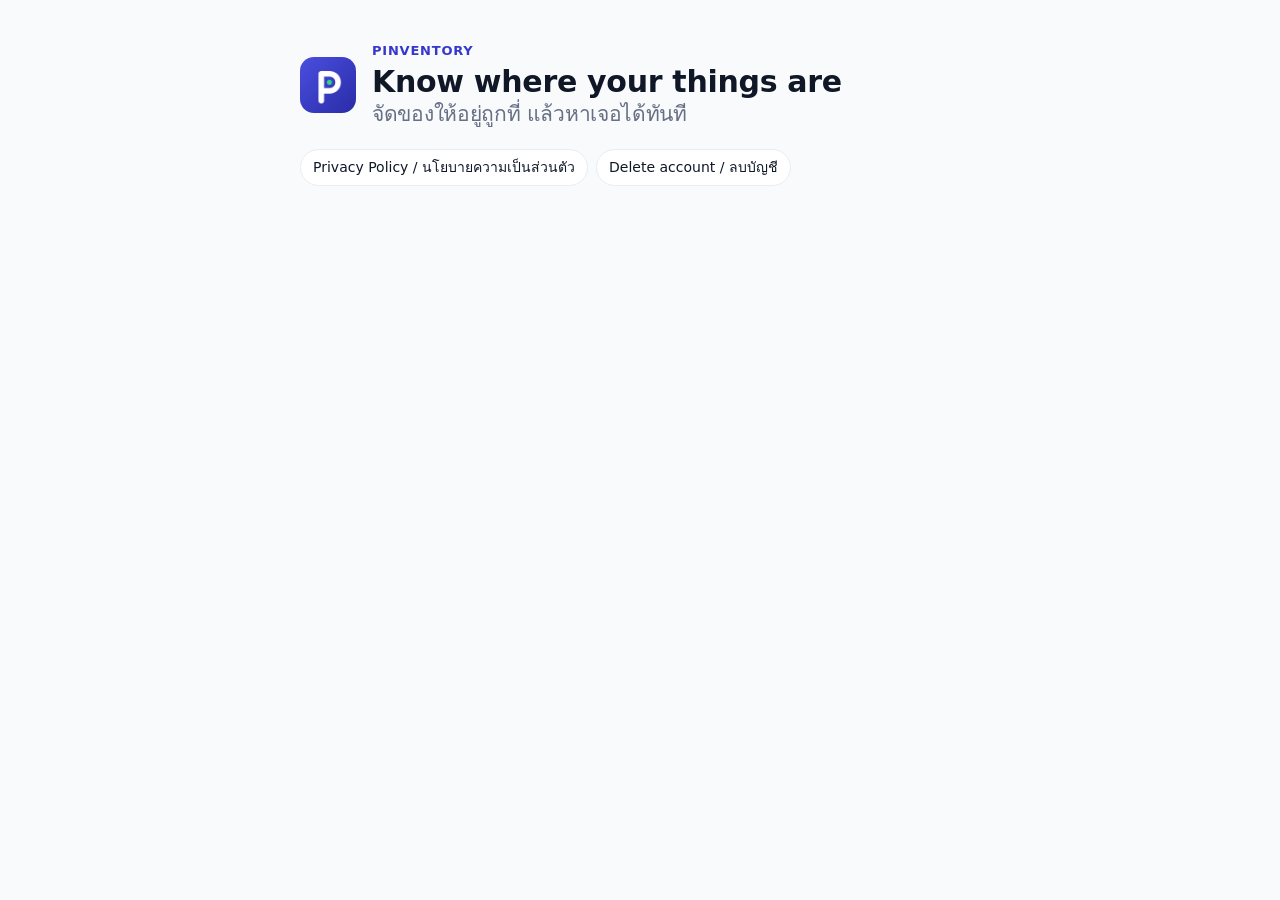
<file: index.html>
<!doctype html>
<html lang="en"><head><meta charset="utf-8"><meta name="viewport" content="width=device-width, initial-scale=1">
<title>PInventory</title><link rel="icon" href="icon.png"><link rel="stylesheet" href="style.css"></head>
<body><main>
<header><img src="icon.png" alt="" width="56" height="56"><div><p class="eyebrow">PInventory</p><h1>Know where your things are <span lang="th">จัดของให้อยู่ถูกที่ แล้วหาเจอได้ทันที</span></h1></div></header>
<nav class="lang"><a href="privacy.html">Privacy Policy / นโยบายความเป็นส่วนตัว</a><a href="delete-account.html">Delete account / ลบบัญชี</a></nav>
</main></body></html>
</file>
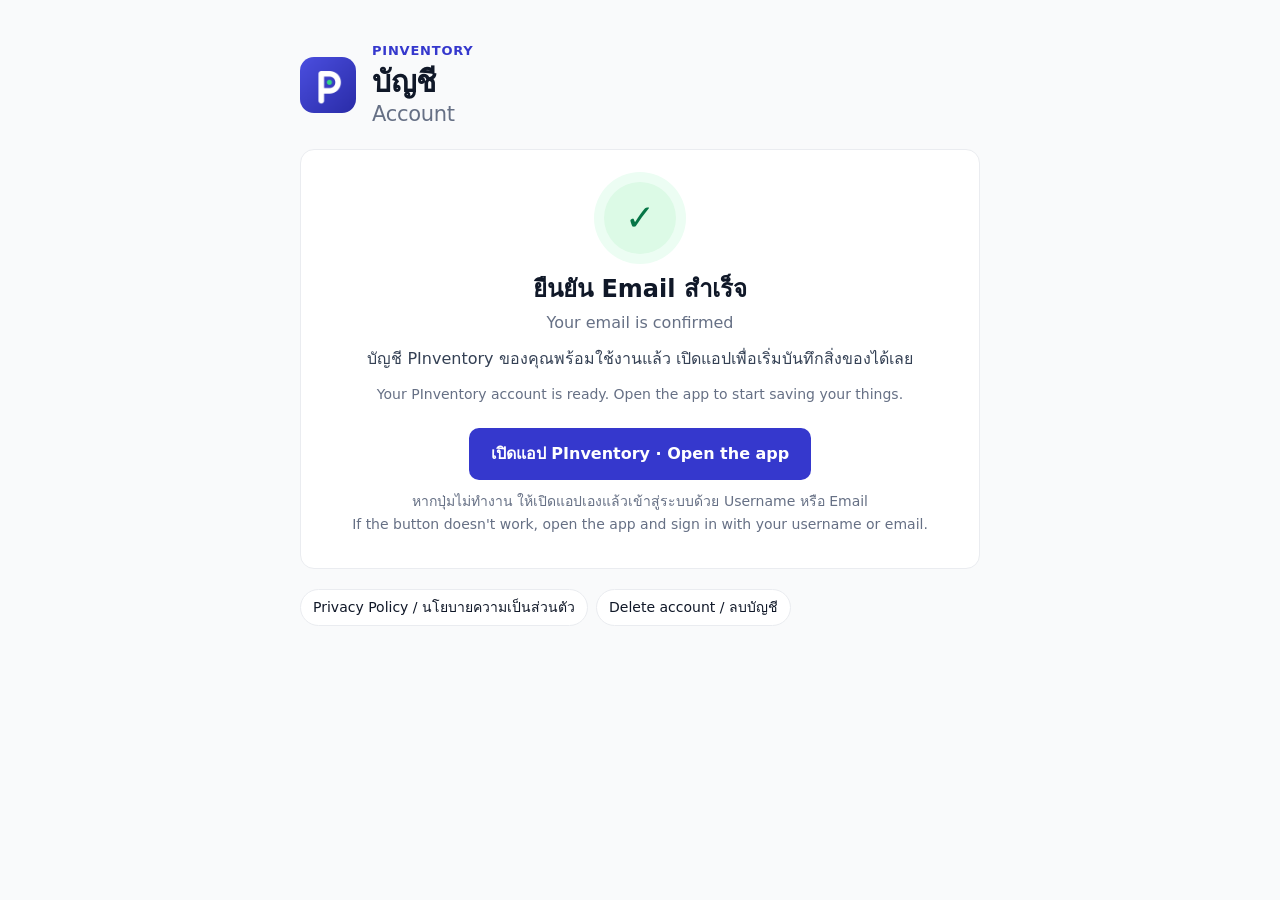
<file: confirmed.html>
<!doctype html>
<html lang="th">
<head>
<meta charset="utf-8">
<meta name="viewport" content="width=device-width, initial-scale=1">
<title>PInventory Email Confirmed</title>
<link rel="icon" href="icon.png">
<link rel="stylesheet" href="style.css">
<style>
  .card { text-align: center; padding: 32px 24px; }
  .badge { width: 72px; height: 72px; margin: 0 auto 16px; border-radius: 50%; display: grid; place-items: center; font-size: 36px; font-weight: 700; }
  .ok { background: #dcfae6; color: #067647; box-shadow: 0 0 0 10px #ecfdf3; }
  .bad { background: #fee4e2; color: #b42318; box-shadow: 0 0 0 10px #fef3f2; }
  .card h2 { font-size: 24px; margin: 8px 0 4px; }
  .card h2 span { display: block; font-size: 16px; font-weight: 500; color: var(--muted); }
  .card p { margin: 10px auto 0; }
  .open { display: inline-block; margin-top: 22px; padding: 13px 22px; border-radius: 10px; background: #3538cd; color: #fff; font-weight: 600; text-decoration: none; }
  .open:hover { background: #2d31a6; }
  .hint { font-size: 14px; color: var(--muted); }
  [hidden] { display: none !important; }
</style>
</head>
<body>
<main>
  <header>
    <img src="icon.png" alt="" width="56" height="56">
    <div>
      <p class="eyebrow">PInventory</p>
      <h1>บัญชี <span lang="en">Account</span></h1>
    </div>
  </header>

  <section class="card" id="success">
    <div class="badge ok" aria-hidden="true">✓</div>
    <h2>ยืนยัน Email สำเร็จ <span lang="en">Your email is confirmed</span></h2>
    <p>บัญชี PInventory ของคุณพร้อมใช้งานแล้ว เปิดแอปเพื่อเริ่มบันทึกสิ่งของได้เลย</p>
    <p lang="en" class="hint">Your PInventory account is ready. Open the app to start saving your things.</p>
    <a class="open" id="open" href="pinventory://auth/callback">เปิดแอป PInventory · Open the app</a>
    <p class="hint">หากปุ่มไม่ทำงาน ให้เปิดแอปเองแล้วเข้าสู่ระบบด้วย Username หรือ Email<br><span lang="en">If the button doesn't work, open the app and sign in with your username or email.</span></p>
  </section>

  <section class="card" id="failed" hidden>
    <div class="badge bad" aria-hidden="true">!</div>
    <h2>ลิงก์ใช้ไม่ได้ <span lang="en">This link doesn't work</span></h2>
    <p id="reason">ลิงก์อาจหมดอายุหรือถูกใช้ไปแล้ว</p>
    <p class="hint">ลองเข้าสู่ระบบในแอป หากยังไม่ได้ยืนยัน ให้กด “ส่ง Email ยืนยันอีกครั้ง” ในหน้าสมัครสมาชิก<br><span lang="en">Try signing in. If your email still isn't confirmed, tap “Resend verification email” in the app.</span></p>
  </section>

  <nav class="lang"><a href="privacy.html">Privacy Policy / นโยบายความเป็นส่วนตัว</a><a href="delete-account.html">Delete account / ลบบัญชี</a></nav>
</main>
<script>
  // Supabase sends the result in the address: tokens after "#" on success, error_description on failure.
  const params = new URLSearchParams(location.hash.slice(1) + '&' + location.search.slice(1));
  const error = params.get('error_description');
  if (error) {
    document.getElementById('success').hidden = true;
    document.getElementById('failed').hidden = false;
    document.getElementById('reason').textContent = error.replace(/\+/g, ' ');
  } else if (params.get('access_token')) {
    // Pass the sign-in on to the app, so the button opens it already signed in.
    document.getElementById('open').href = 'pinventory://auth/callback' + location.hash;
  }
  // Don't leave the sign-in details visible in the address bar.
  if (location.hash) history.replaceState(null, '', location.pathname);
</script>
</body>
</html>
</file>
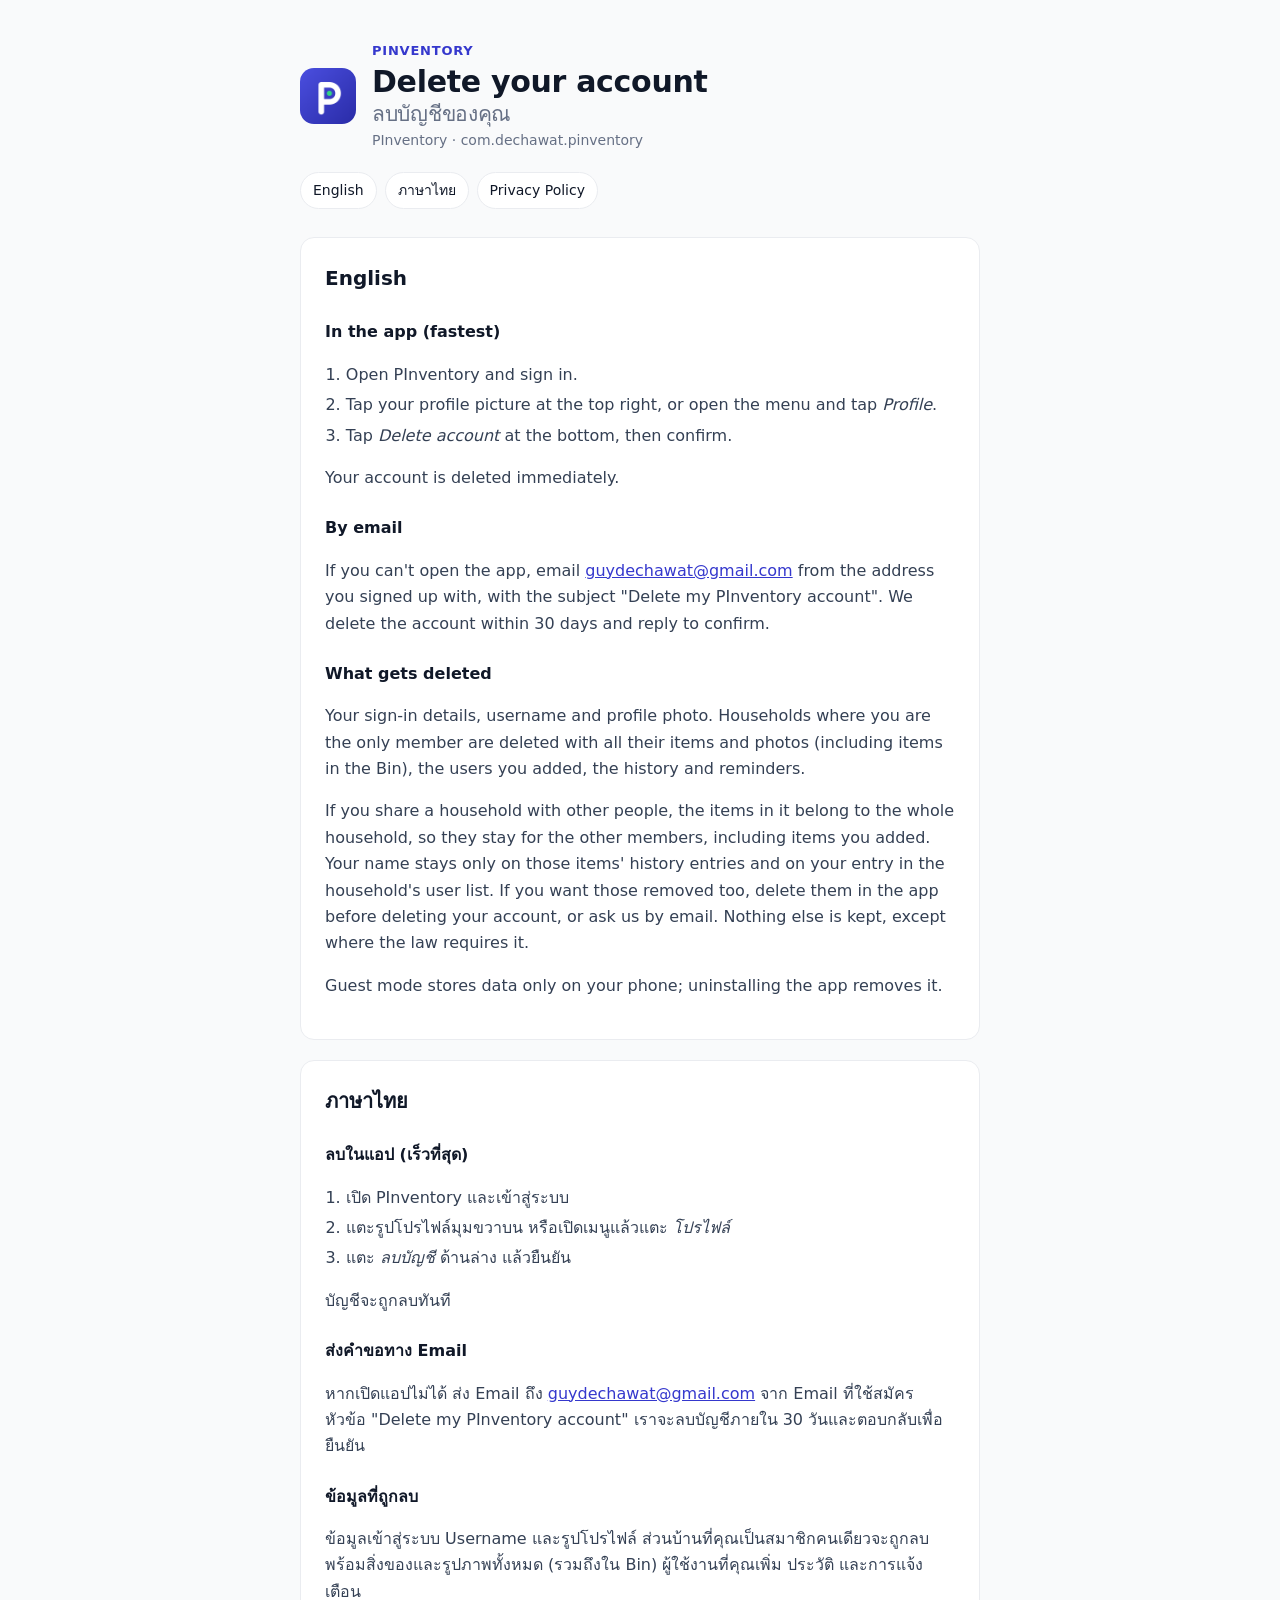
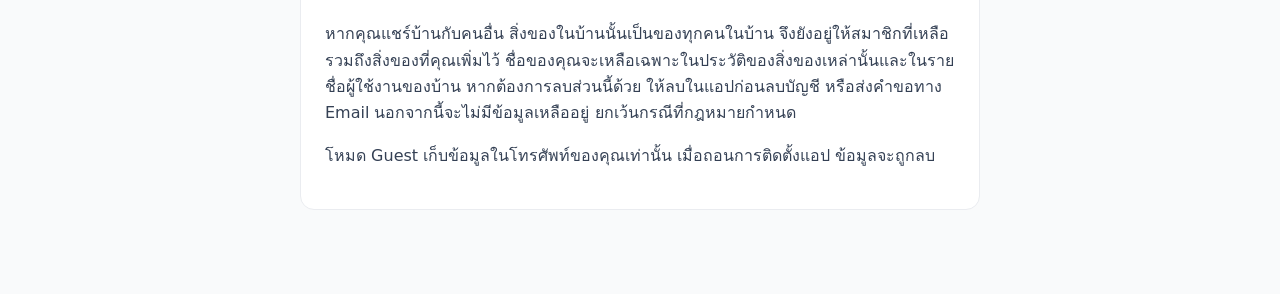
<file: delete-account.html>
<!doctype html>
<html lang="en">
<head>
<meta charset="utf-8">
<meta name="viewport" content="width=device-width, initial-scale=1">
<title>Delete Your PInventory Account</title>
<link rel="icon" href="icon.png">
<link rel="stylesheet" href="style.css">
</head>
<body>
<main>
  <header>
    <img src="icon.png" alt="" width="56" height="56">
    <div>
      <p class="eyebrow">PInventory</p>
      <h1>Delete your account <span lang="th">ลบบัญชีของคุณ</span></h1>
      <p class="meta">PInventory · com.dechawat.pinventory</p>
    </div>
  </header>

  <nav class="lang"><a href="#en">English</a><a href="#th" lang="th">ภาษาไทย</a><a href="privacy.html">Privacy Policy</a></nav>

  <section id="en">
    <h2>English</h2>
    <h3>In the app (fastest)</h3>
    <ol>
      <li>Open PInventory and sign in.</li>
      <li>Tap your profile picture at the top right, or open the menu and tap <em>Profile</em>.</li>
      <li>Tap <em>Delete account</em> at the bottom, then confirm.</li>
    </ol>
    <p>Your account is deleted immediately.</p>

    <h3>By email</h3>
    <p>If you can't open the app, email <a href="mailto:guydechawat@gmail.com?subject=Delete%20my%20PInventory%20account">guydechawat@gmail.com</a> from the address you signed up with, with the subject "Delete my PInventory account". We delete the account within 30 days and reply to confirm.</p>

    <h3>What gets deleted</h3>
    <p>Your sign-in details, username and profile photo. Households where you are the only member are deleted with all their items and photos (including items in the Bin), the users you added, the history and reminders.</p>
    <p>If you share a household with other people, the items in it belong to the whole household, so they stay for the other members, including items you added. Your name stays only on those items' history entries and on your entry in the household's user list. If you want those removed too, delete them in the app before deleting your account, or ask us by email. Nothing else is kept, except where the law requires it.</p>
    <p>Guest mode stores data only on your phone; uninstalling the app removes it.</p>
  </section>

  <section id="th" lang="th">
    <h2>ภาษาไทย</h2>
    <h3>ลบในแอป (เร็วที่สุด)</h3>
    <ol>
      <li>เปิด PInventory และเข้าสู่ระบบ</li>
      <li>แตะรูปโปรไฟล์มุมขวาบน หรือเปิดเมนูแล้วแตะ <em>โปรไฟล์</em></li>
      <li>แตะ <em>ลบบัญชี</em> ด้านล่าง แล้วยืนยัน</li>
    </ol>
    <p>บัญชีจะถูกลบทันที</p>

    <h3>ส่งคำขอทาง Email</h3>
    <p>หากเปิดแอปไม่ได้ ส่ง Email ถึง <a href="mailto:guydechawat@gmail.com?subject=Delete%20my%20PInventory%20account">guydechawat@gmail.com</a> จาก Email ที่ใช้สมัคร หัวข้อ "Delete my PInventory account" เราจะลบบัญชีภายใน 30 วันและตอบกลับเพื่อยืนยัน</p>

    <h3>ข้อมูลที่ถูกลบ</h3>
    <p>ข้อมูลเข้าสู่ระบบ Username และรูปโปรไฟล์ ส่วนบ้านที่คุณเป็นสมาชิกคนเดียวจะถูกลบพร้อมสิ่งของและรูปภาพทั้งหมด (รวมถึงใน Bin) ผู้ใช้งานที่คุณเพิ่ม ประวัติ และการแจ้งเตือน</p>
    <p>หากคุณแชร์บ้านกับคนอื่น สิ่งของในบ้านนั้นเป็นของทุกคนในบ้าน จึงยังอยู่ให้สมาชิกที่เหลือ รวมถึงสิ่งของที่คุณเพิ่มไว้ ชื่อของคุณจะเหลือเฉพาะในประวัติของสิ่งของเหล่านั้นและในรายชื่อผู้ใช้งานของบ้าน หากต้องการลบส่วนนี้ด้วย ให้ลบในแอปก่อนลบบัญชี หรือส่งคำขอทาง Email นอกจากนี้จะไม่มีข้อมูลเหลืออยู่ ยกเว้นกรณีที่กฎหมายกำหนด</p>
    <p>โหมด Guest เก็บข้อมูลในโทรศัพท์ของคุณเท่านั้น เมื่อถอนการติดตั้งแอป ข้อมูลจะถูกลบ</p>
  </section>
</main>
</body>
</html>
</file>
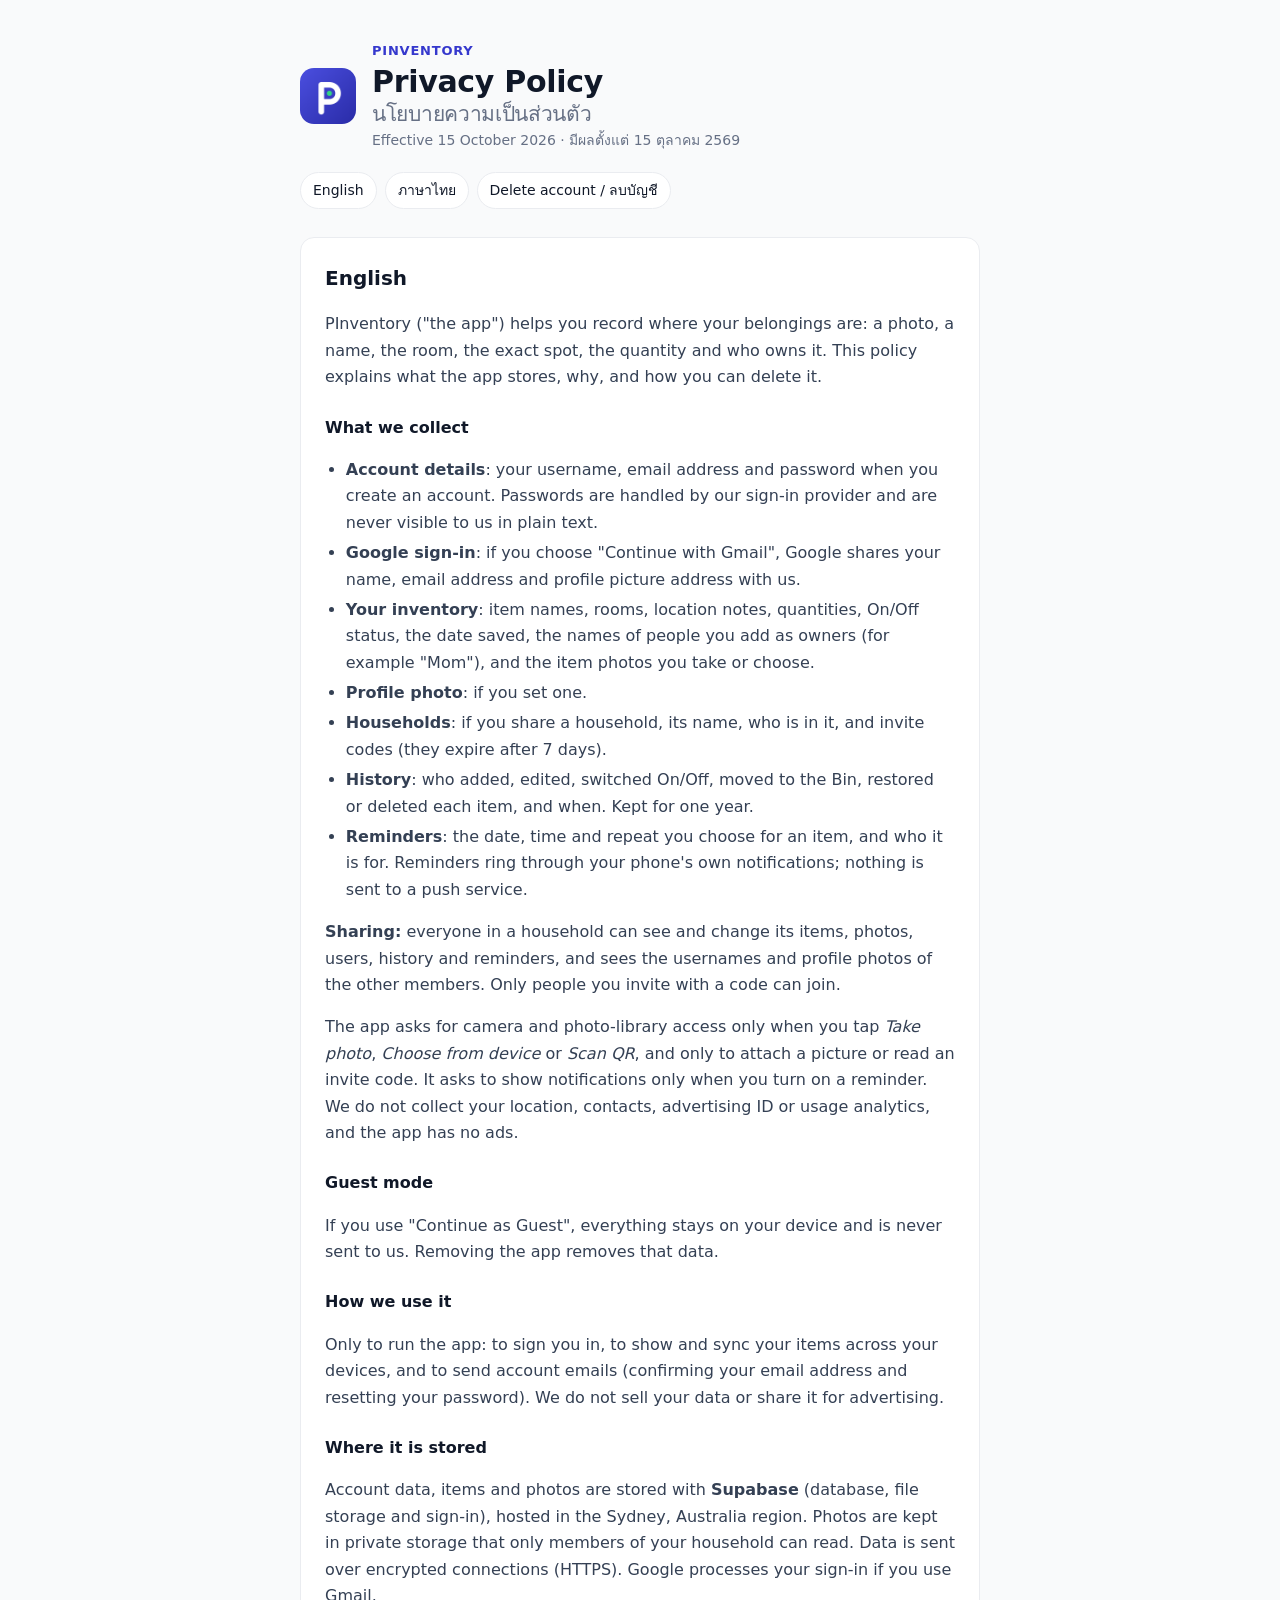
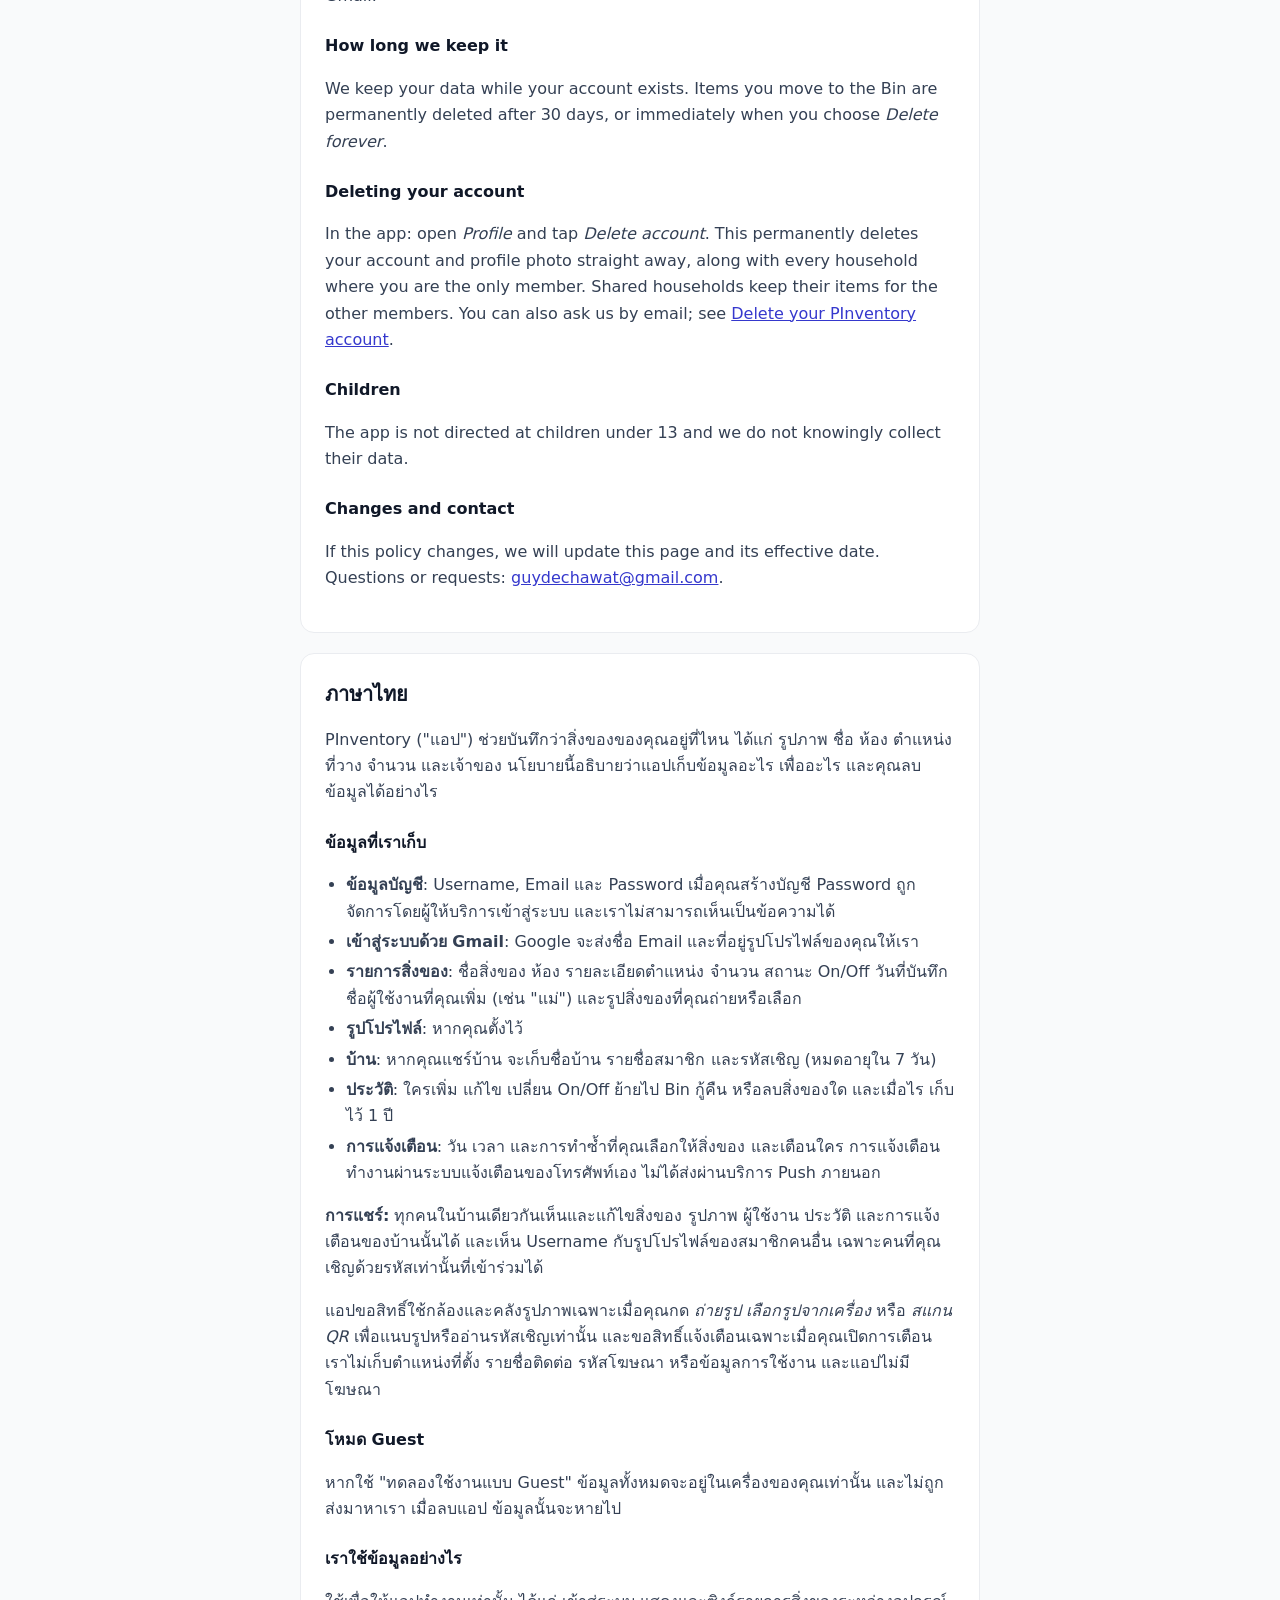
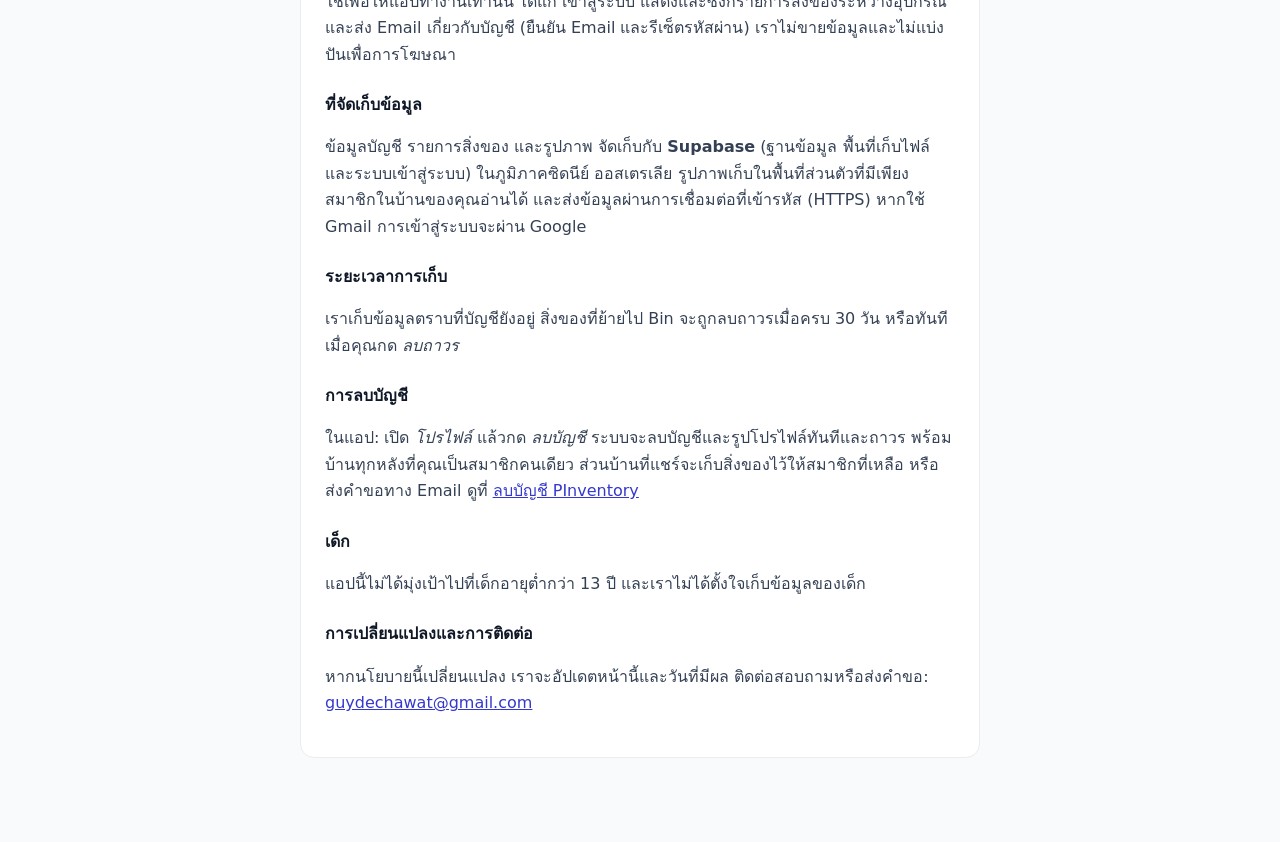
<file: privacy.html>
<!doctype html>
<html lang="en">
<head>
<meta charset="utf-8">
<meta name="viewport" content="width=device-width, initial-scale=1">
<title>PInventory Privacy Policy</title>
<link rel="icon" href="icon.png">
<link rel="stylesheet" href="style.css">
</head>
<body>
<main>
  <header>
    <img src="icon.png" alt="" width="56" height="56">
    <div>
      <p class="eyebrow">PInventory</p>
      <h1>Privacy Policy <span lang="th">นโยบายความเป็นส่วนตัว</span></h1>
      <p class="meta">Effective 15 October 2026 · มีผลตั้งแต่ 15 ตุลาคม 2569</p>
    </div>
  </header>

  <nav class="lang"><a href="#en">English</a><a href="#th" lang="th">ภาษาไทย</a><a href="delete-account.html">Delete account / ลบบัญชี</a></nav>

  <section id="en">
    <h2>English</h2>
    <p>PInventory ("the app") helps you record where your belongings are: a photo, a name, the room, the exact spot, the quantity and who owns it. This policy explains what the app stores, why, and how you can delete it.</p>

    <h3>What we collect</h3>
    <ul>
      <li><strong>Account details</strong>: your username, email address and password when you create an account. Passwords are handled by our sign-in provider and are never visible to us in plain text.</li>
      <li><strong>Google sign-in</strong>: if you choose "Continue with Gmail", Google shares your name, email address and profile picture address with us.</li>
      <li><strong>Your inventory</strong>: item names, rooms, location notes, quantities, On/Off status, the date saved, the names of people you add as owners (for example "Mom"), and the item photos you take or choose.</li>
      <li><strong>Profile photo</strong>: if you set one.</li>
      <li><strong>Households</strong>: if you share a household, its name, who is in it, and invite codes (they expire after 7 days).</li>
      <li><strong>History</strong>: who added, edited, switched On/Off, moved to the Bin, restored or deleted each item, and when. Kept for one year.</li>
      <li><strong>Reminders</strong>: the date, time and repeat you choose for an item, and who it is for. Reminders ring through your phone's own notifications; nothing is sent to a push service.</li>
    </ul>
    <p><strong>Sharing:</strong> everyone in a household can see and change its items, photos, users, history and reminders, and sees the usernames and profile photos of the other members. Only people you invite with a code can join.</p>
    <p>The app asks for camera and photo-library access only when you tap <em>Take photo</em>, <em>Choose from device</em> or <em>Scan QR</em>, and only to attach a picture or read an invite code. It asks to show notifications only when you turn on a reminder. We do not collect your location, contacts, advertising ID or usage analytics, and the app has no ads.</p>

    <h3>Guest mode</h3>
    <p>If you use "Continue as Guest", everything stays on your device and is never sent to us. Removing the app removes that data.</p>

    <h3>How we use it</h3>
    <p>Only to run the app: to sign you in, to show and sync your items across your devices, and to send account emails (confirming your email address and resetting your password). We do not sell your data or share it for advertising.</p>

    <h3>Where it is stored</h3>
    <p>Account data, items and photos are stored with <strong>Supabase</strong> (database, file storage and sign-in), hosted in the Sydney, Australia region. Photos are kept in private storage that only members of your household can read. Data is sent over encrypted connections (HTTPS). Google processes your sign-in if you use Gmail.</p>

    <h3>How long we keep it</h3>
    <p>We keep your data while your account exists. Items you move to the Bin are permanently deleted after 30 days, or immediately when you choose <em>Delete forever</em>.</p>

    <h3>Deleting your account</h3>
    <p>In the app: open <em>Profile</em> and tap <em>Delete account</em>. This permanently deletes your account and profile photo straight away, along with every household where you are the only member. Shared households keep their items for the other members. You can also ask us by email; see <a href="delete-account.html">Delete your PInventory account</a>.</p>

    <h3>Children</h3>
    <p>The app is not directed at children under 13 and we do not knowingly collect their data.</p>

    <h3>Changes and contact</h3>
    <p>If this policy changes, we will update this page and its effective date. Questions or requests: <a href="mailto:guydechawat@gmail.com">guydechawat@gmail.com</a>.</p>
  </section>

  <section id="th" lang="th">
    <h2>ภาษาไทย</h2>
    <p>PInventory ("แอป") ช่วยบันทึกว่าสิ่งของของคุณอยู่ที่ไหน ได้แก่ รูปภาพ ชื่อ ห้อง ตำแหน่งที่วาง จำนวน และเจ้าของ นโยบายนี้อธิบายว่าแอปเก็บข้อมูลอะไร เพื่ออะไร และคุณลบข้อมูลได้อย่างไร</p>

    <h3>ข้อมูลที่เราเก็บ</h3>
    <ul>
      <li><strong>ข้อมูลบัญชี</strong>: Username, Email และ Password เมื่อคุณสร้างบัญชี Password ถูกจัดการโดยผู้ให้บริการเข้าสู่ระบบ และเราไม่สามารถเห็นเป็นข้อความได้</li>
      <li><strong>เข้าสู่ระบบด้วย Gmail</strong>: Google จะส่งชื่อ Email และที่อยู่รูปโปรไฟล์ของคุณให้เรา</li>
      <li><strong>รายการสิ่งของ</strong>: ชื่อสิ่งของ ห้อง รายละเอียดตำแหน่ง จำนวน สถานะ On/Off วันที่บันทึก ชื่อผู้ใช้งานที่คุณเพิ่ม (เช่น "แม่") และรูปสิ่งของที่คุณถ่ายหรือเลือก</li>
      <li><strong>รูปโปรไฟล์</strong>: หากคุณตั้งไว้</li>
      <li><strong>บ้าน</strong>: หากคุณแชร์บ้าน จะเก็บชื่อบ้าน รายชื่อสมาชิก และรหัสเชิญ (หมดอายุใน 7 วัน)</li>
      <li><strong>ประวัติ</strong>: ใครเพิ่ม แก้ไข เปลี่ยน On/Off ย้ายไป Bin กู้คืน หรือลบสิ่งของใด และเมื่อไร เก็บไว้ 1 ปี</li>
      <li><strong>การแจ้งเตือน</strong>: วัน เวลา และการทำซ้ำที่คุณเลือกให้สิ่งของ และเตือนใคร การแจ้งเตือนทำงานผ่านระบบแจ้งเตือนของโทรศัพท์เอง ไม่ได้ส่งผ่านบริการ Push ภายนอก</li>
    </ul>
    <p><strong>การแชร์:</strong> ทุกคนในบ้านเดียวกันเห็นและแก้ไขสิ่งของ รูปภาพ ผู้ใช้งาน ประวัติ และการแจ้งเตือนของบ้านนั้นได้ และเห็น Username กับรูปโปรไฟล์ของสมาชิกคนอื่น เฉพาะคนที่คุณเชิญด้วยรหัสเท่านั้นที่เข้าร่วมได้</p>
    <p>แอปขอสิทธิ์ใช้กล้องและคลังรูปภาพเฉพาะเมื่อคุณกด <em>ถ่ายรูป</em> <em>เลือกรูปจากเครื่อง</em> หรือ <em>สแกน QR</em> เพื่อแนบรูปหรืออ่านรหัสเชิญเท่านั้น และขอสิทธิ์แจ้งเตือนเฉพาะเมื่อคุณเปิดการเตือน เราไม่เก็บตำแหน่งที่ตั้ง รายชื่อติดต่อ รหัสโฆษณา หรือข้อมูลการใช้งาน และแอปไม่มีโฆษณา</p>

    <h3>โหมด Guest</h3>
    <p>หากใช้ "ทดลองใช้งานแบบ Guest" ข้อมูลทั้งหมดจะอยู่ในเครื่องของคุณเท่านั้น และไม่ถูกส่งมาหาเรา เมื่อลบแอป ข้อมูลนั้นจะหายไป</p>

    <h3>เราใช้ข้อมูลอย่างไร</h3>
    <p>ใช้เพื่อให้แอปทำงานเท่านั้น ได้แก่ เข้าสู่ระบบ แสดงและซิงก์รายการสิ่งของระหว่างอุปกรณ์ และส่ง Email เกี่ยวกับบัญชี (ยืนยัน Email และรีเซ็ตรหัสผ่าน) เราไม่ขายข้อมูลและไม่แบ่งปันเพื่อการโฆษณา</p>

    <h3>ที่จัดเก็บข้อมูล</h3>
    <p>ข้อมูลบัญชี รายการสิ่งของ และรูปภาพ จัดเก็บกับ <strong>Supabase</strong> (ฐานข้อมูล พื้นที่เก็บไฟล์ และระบบเข้าสู่ระบบ) ในภูมิภาคซิดนีย์ ออสเตรเลีย รูปภาพเก็บในพื้นที่ส่วนตัวที่มีเพียงสมาชิกในบ้านของคุณอ่านได้ และส่งข้อมูลผ่านการเชื่อมต่อที่เข้ารหัส (HTTPS) หากใช้ Gmail การเข้าสู่ระบบจะผ่าน Google</p>

    <h3>ระยะเวลาการเก็บ</h3>
    <p>เราเก็บข้อมูลตราบที่บัญชียังอยู่ สิ่งของที่ย้ายไป Bin จะถูกลบถาวรเมื่อครบ 30 วัน หรือทันทีเมื่อคุณกด <em>ลบถาวร</em></p>

    <h3>การลบบัญชี</h3>
    <p>ในแอป: เปิด <em>โปรไฟล์</em> แล้วกด <em>ลบบัญชี</em> ระบบจะลบบัญชีและรูปโปรไฟล์ทันทีและถาวร พร้อมบ้านทุกหลังที่คุณเป็นสมาชิกคนเดียว ส่วนบ้านที่แชร์จะเก็บสิ่งของไว้ให้สมาชิกที่เหลือ หรือส่งคำขอทาง Email ดูที่ <a href="delete-account.html#th">ลบบัญชี PInventory</a></p>

    <h3>เด็ก</h3>
    <p>แอปนี้ไม่ได้มุ่งเป้าไปที่เด็กอายุต่ำกว่า 13 ปี และเราไม่ได้ตั้งใจเก็บข้อมูลของเด็ก</p>

    <h3>การเปลี่ยนแปลงและการติดต่อ</h3>
    <p>หากนโยบายนี้เปลี่ยนแปลง เราจะอัปเดตหน้านี้และวันที่มีผล ติดต่อสอบถามหรือส่งคำขอ: <a href="mailto:guydechawat@gmail.com">guydechawat@gmail.com</a></p>
  </section>
</main>
</body>
</html>
</file>
<file: style.css>
:root {
  --bg: #f9fafb; --surface: #ffffff; --ink: #101828; --body: #344054; --muted: #667085; --line: #eaecf0; --accent: #3538cd;
  color-scheme: light;
}
@media (prefers-color-scheme: dark) {
  :root { --bg: #0f1320; --surface: #171c2c; --ink: #eef1f8; --body: #c9cfdd; --muted: #a2abc0; --line: #2a3145; --accent: #9aa4ff; color-scheme: dark; }
}
* { box-sizing: border-box; }
body {
  margin: 0; background: var(--bg); color: var(--body);
  font-family: "IBM Plex Sans Thai", "Leelawadee UI", Tahoma, system-ui, sans-serif; font-size: 16px; line-height: 1.65;
}
main { max-width: 720px; margin: 0 auto; padding: 40px 20px 64px; }
header { display: flex; gap: 16px; align-items: center; margin-bottom: 20px; }
header img { border-radius: 14px; flex: 0 0 auto; }
.eyebrow { margin: 0; color: var(--accent); font-size: 13px; font-weight: 600; letter-spacing: .06em; text-transform: uppercase; }
h1 { margin: 2px 0; color: var(--ink); font-size: clamp(24px, 5vw, 30px); line-height: 1.25; letter-spacing: -.01em; }
h1 span { display: block; font-size: .7em; font-weight: 500; color: var(--muted); }
.meta { margin: 0; color: var(--muted); font-size: 14px; }
.lang { display: flex; flex-wrap: wrap; gap: 8px; margin: 0 0 28px; }
.lang a { padding: 6px 12px; border: 1px solid var(--line); border-radius: 999px; background: var(--surface); color: var(--ink); font-size: 14px; text-decoration: none; }
section { padding: 24px; margin-bottom: 20px; border: 1px solid var(--line); border-radius: 14px; background: var(--surface); }
h2 { margin: 0 0 12px; color: var(--ink); font-size: 20px; }
h3 { margin: 24px 0 6px; color: var(--ink); font-size: 16px; }
p, li { max-width: 65ch; }
ul, ol { padding-left: 1.3em; }
li { margin: 4px 0; }
a { color: var(--accent); }
</file>
